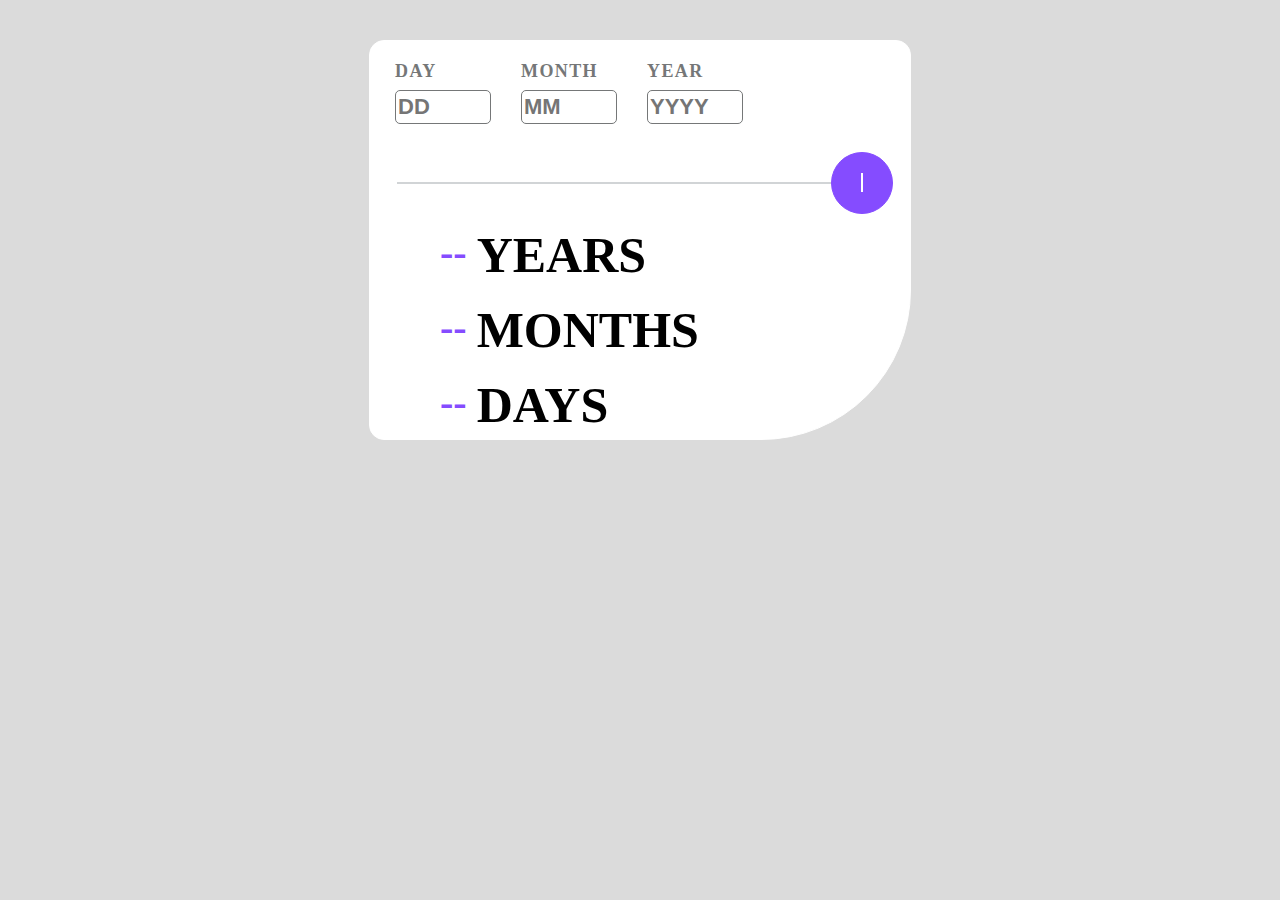
<file: Javascript/age Calculator/index.html>
<!DOCTYPE html>
<html lang="en">

<head>
    <meta charset="UTF-8">
    <meta name="viewport" content="width=device-width, initial-scale=1.0">
    <title>Document</title>
    <link rel="stylesheet" href="style.css">
</head>

<body>
    <section class="sectionA">
        <div class="subDiv">
            <div class="divisionA inputForm">
                <form class="formA">
                    <label for="name" class="labelA">day</label>
                    <input type="number" placeholder="dd" class="styleInput" name="input">
                    <p for="name" class="hiddenText"></p>
                </form>

                <form class="formA">
                    <label for="name" class="labelA">month</label>
                    <input type="number" placeholder="mm" class="styleInput" name="input">
                    <p for="name" class="hiddenText"></p>
                </form>

                <form class="formA">
                    <label for="name" class="labelA">year</label>
                    <input type="number" placeholder="yyyy" class="styleInput" name="input">
                    <p for="name" class="hiddenText"></p>
                </form>
            </div>
            <div></div>
        </div>

        <div class="divisionB">
            <span class="lineStyle"></span>
            <span class="buttonLabel">
                <span class="arrowLabel"></span>
            </span>
            <span class="secondLine"></span>
        </div>


        <div class="secondDiv">
            <div class="sectionBdiv">
                <span class="dayLabel date">--</span>
                <p class="paraLabelA">years</p>
            </div>

            <div class="sectionBdiv">
                <span class="dayLabel mon">--</span>
                <p class="paraLabelA">months</p>
            </div>

            <div class="sectionBdiv">
                <span class="dayLabel year">--</span>
                <p class="paraLabelA">days</p>
            </div>
        </div>
    </section>
    <script type="module" src="script.js"></script>
</body>

</html>
</file>
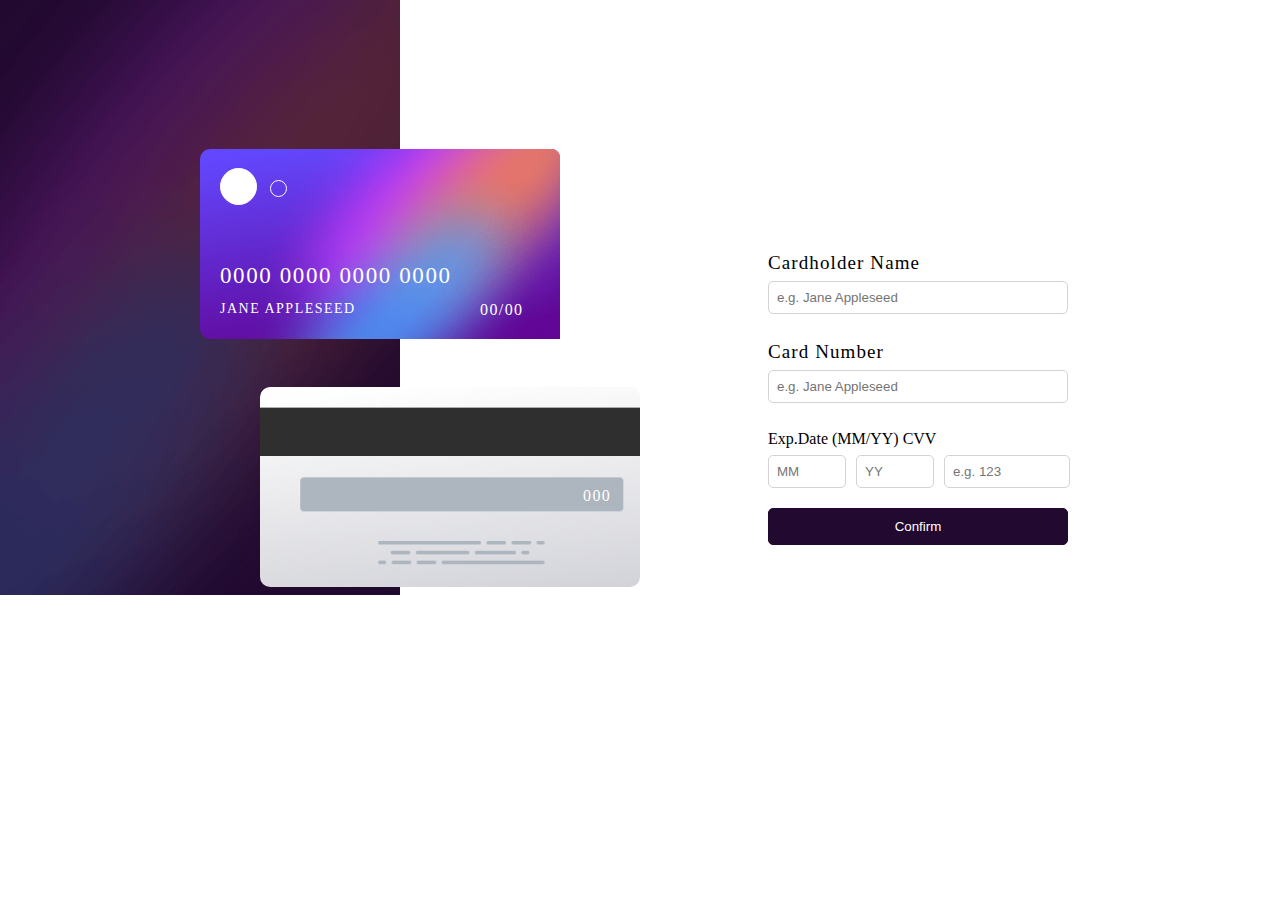
<file: Javascript/atm card/index.html>
<!DOCTYPE html>
<html lang="en">

<head>
    <meta charset="UTF-8">
    <meta name="viewport" content="width=device-width, initial-scale=1.0">
    <title>Document</title>
    <link rel="stylesheet" href="style.css">
</head>

<body>
    <section class="sectionA">
        <aside class="leftSide">
            <div class="frontCard">
                <div class="circleOuter">
                    <p class="firstCircle"></p>
                    <p class="secondCircle"></p>
                </div>
                <div class="digitInput">
                    <span class="firstDigit">0000 0000 0000 0000</span>
                </div>
                <p class="nameDescription">jane appleseed</p>
                <div class="frontEnd">
                    <p>00</p>
                    <p>/</p>
                    <p>00</p>
                </div>
            </div>
            <div class="backCard">
                <span class="backEnd">000</span>
            </div>
        </aside>
        <aside class="rightSide">
            <div class="formContainer">
                <form class="nameLabel">
                    <label class="cardNameLabel">cardholder name</label>
                    <input type="text" placeholder="e.g. Jane Appleseed" class="inputBox">
                    <span class="err1 e"></span>
                </form>
                <form class="nameLabel">
                    <label class="cardNameLabel">card number</label>
                    <input type="text" placeholder="e.g. Jane Appleseed" class="inputBox">
                    <span class="err2 e"></span>
                </form>
                <form class="expirForm">
                    <label class="expiryContent">exp.date (MM/YY)</label>
                    <label class="cvvNumber">cvv</label>
                    <div class="lastInput">
                        <div>
                            <input type="text" placeholder="MM" class="date">
                            <span class="err3 e"></span>
                        </div>
                        <div>
                            <input type="text" placeholder="YY" class="date">
                            <span class="err4 e"></span>
                        </div>
                        <div>
                            <input type="text" placeholder="e.g. 123" class="cvvNum">
                            <span class="err5 e"></span>
                        </div>
                    </div>
                </form>
                <button class="buttonLabel">confirm</button>
            </div>
        </aside>
    </section>
    <script type="module" src="app.js"></script>
</body>

</html>
</file>
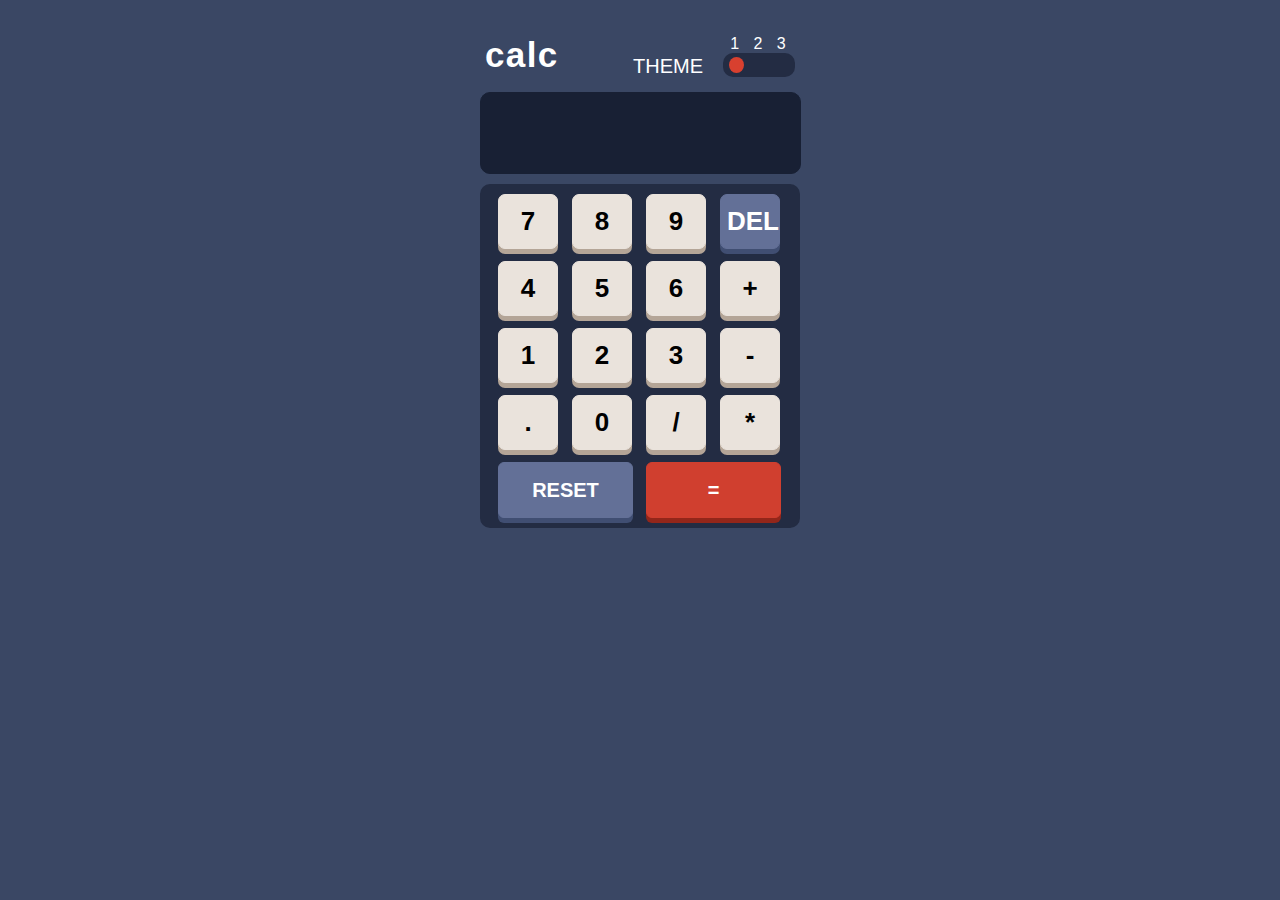
<file: Javascript/calculator/index.html>
<!DOCTYPE html>
<html lang="en">

<head>
    <meta charset="UTF-8">
    <meta name="viewport" content="width=device-width, initial-scale=1.0">
    <title>Document</title>
    <link rel="stylesheet" href="style.css">
</head>

<body class="body">
    <section class="sectionA">
        <aside class="headPart">
            <div>
                <span class="title">calc</span>
            </div>
            <div class="headPartB">
                <div>
                    <span class="themeName">theme</apan>
                </div>
                <div>
                    <div class="modeDiv">
                        <div class="noTrackTheme">
                            <span>1</span>
                            <span>2</span>
                            <span>3</span>
                        </div>
                        <div class="themeBorder">
                            <button class="btn btnB"></button>
                            <button class="btn "></button>
                            <button class="btn "></button>
                        </div>
                    </div>
                </div>
            </div>
        </aside>
        <aside class="secondAside">
            <div class="getNumber">
                <p class="small"></p>
                <p class="number"></p>
            </div>
        </aside>
        <aside class="contentPart">
            <button class="buttonLabel digits">7</button>
            <button class="buttonLabel digits">8</button>
            <button class="buttonLabel digits">9</button>
            <button class="buttonLabel deleteButton">del</button>
            <button class="buttonLabel digits">4</button>
            <button class="buttonLabel digits">5</button>
            <button class="buttonLabel digits">6</button>
            <button class="buttonLabel opertors">+</button>
            <button class="buttonLabel digits">1</button>
            <button class="buttonLabel digits">2</button>
            <button class="buttonLabel digits">3</button>
            <button class="buttonLabel opertors">-</button>
            <button class="buttonLabel digits">.</button>
            <button class="buttonLabel digits">0</button>
            <button class="buttonLabel opertors">/</button>
            <button class="buttonLabel opertors">*</button>
            <button class="footButtonA">reset</button>
            <button class="footButtonB">=</button>
        </aside>
    </section>
    <script type="module" src="script.js"></script>
</body>

</html>
</file>
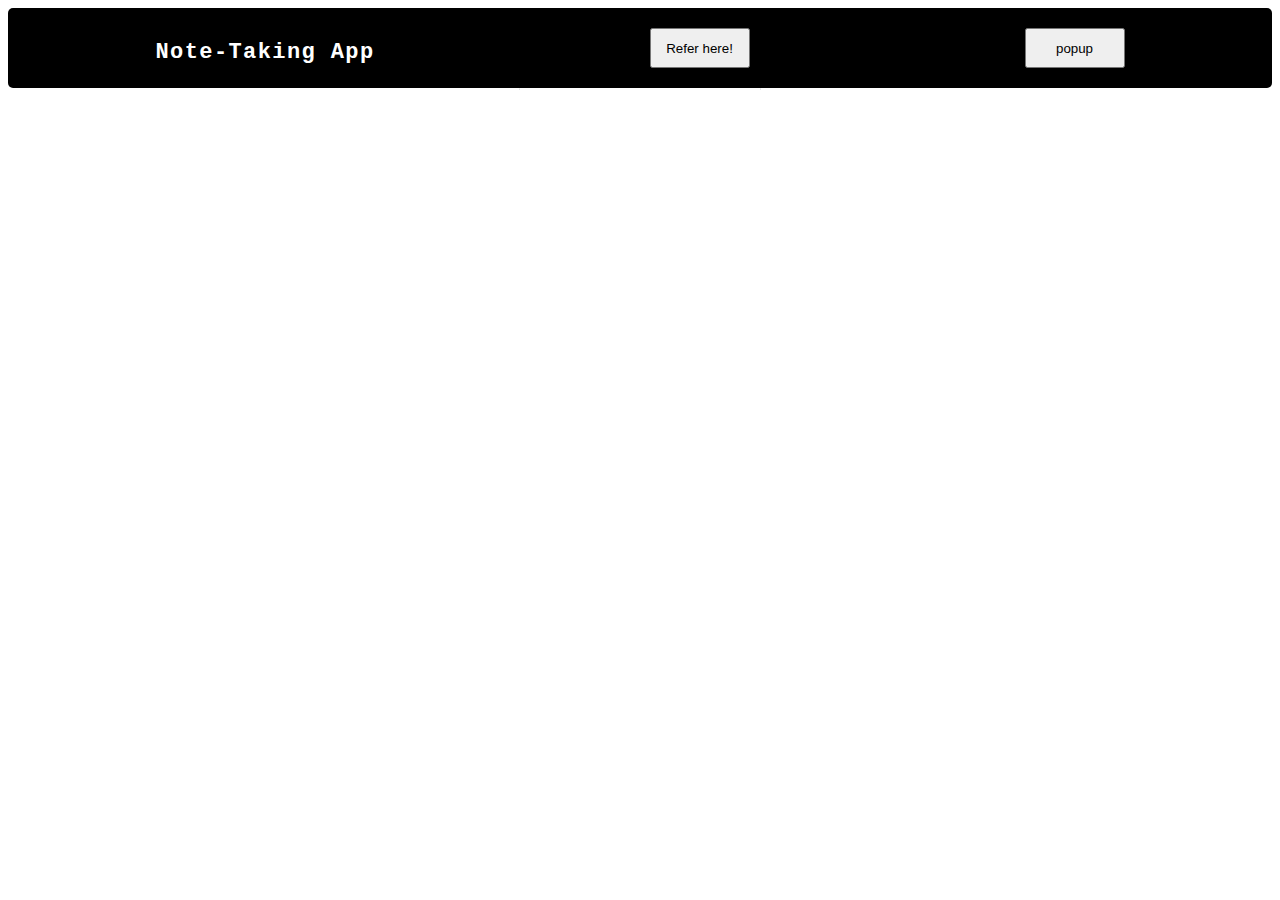
<file: Javascript/notepad app/index.html>
<!DOCTYPE html>
<html lang="en">

<head>
    <meta charset="UTF-8">
    <meta name="viewport" content="width=device-width, initial-scale=1.0">
    <title>Document</title>
    <link rel="stylesheet" href="style.css">
</head>

<body>
    <header class="headerLabelA">
        <p class="navA">Note-Taking App</p>
        <button class="headButton">Refer here!</button>
        <button class="headButton popupClick">popup</button>
    </header>

    <section class="section">
        <h1 class="noteLabel">Note-Taking App</h1>
        <form class="formLabel">
            <label for="name">Title</label>
            <input type="text" placeholder="Enter the Title" name="input" class="titleBox" required />

            <label for="name">Content</label>
            <textarea name="input" id="" class="titleBox descBox" placeholder="Enter the Description" required
                minlength="5" maxlength="100"></textarea>

            <button class="addButton saveButton">Add</button>
        </form>
    </section>

    <section class="popupBg hide"></section>
    <section class="sectionB hide"></section>
    <section class="editLabel"></section>
    <section class="updatedValue"></section>

    <script type="module" src="app.js"></script>
</body>

</html>
</file>
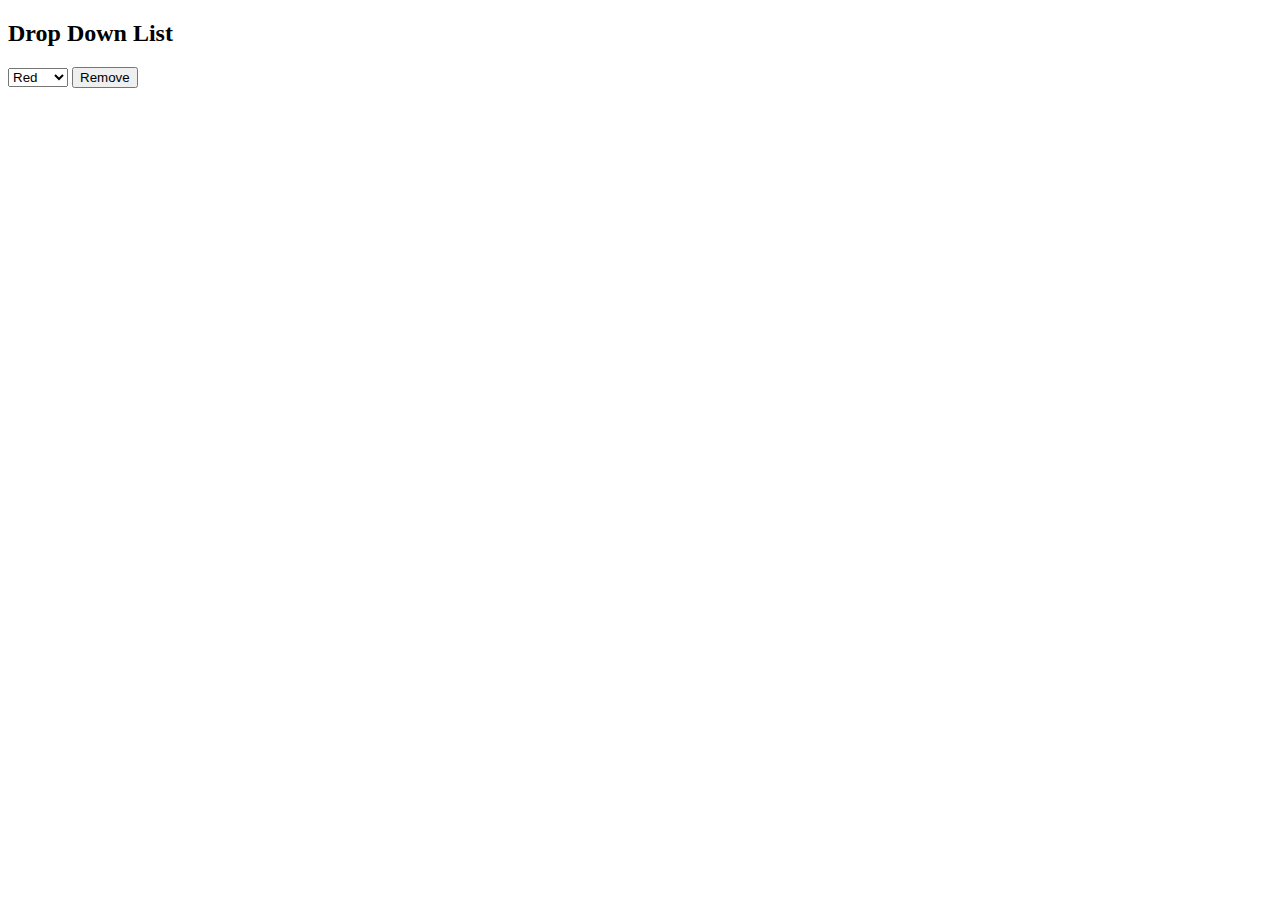
<file: optional do's/drop down list/index.html>
<!DOCTYPE html>
<html lang="en">

<head>
    <meta charset="UTF-8">
    <meta name="viewport" content="width=device-width, initial-scale=1.0">
    <title>Document</title>
</head>

<body>
    <header>
        <h2>Drop Down List</h2>
    </header>
    <section>
        <aside>
            <select name="" id="colorSheet">
                <option value="Red">Red</option>
                <option value="Green">Green</option>
                <option value="White">White</option>
                <option value="Black">Black</option>
            </select>
            <button class="onclickButton">Remove</button>
        </aside>
    </section>
    <script type="module" src="app.js"></script>
</body>

</html>
</file>
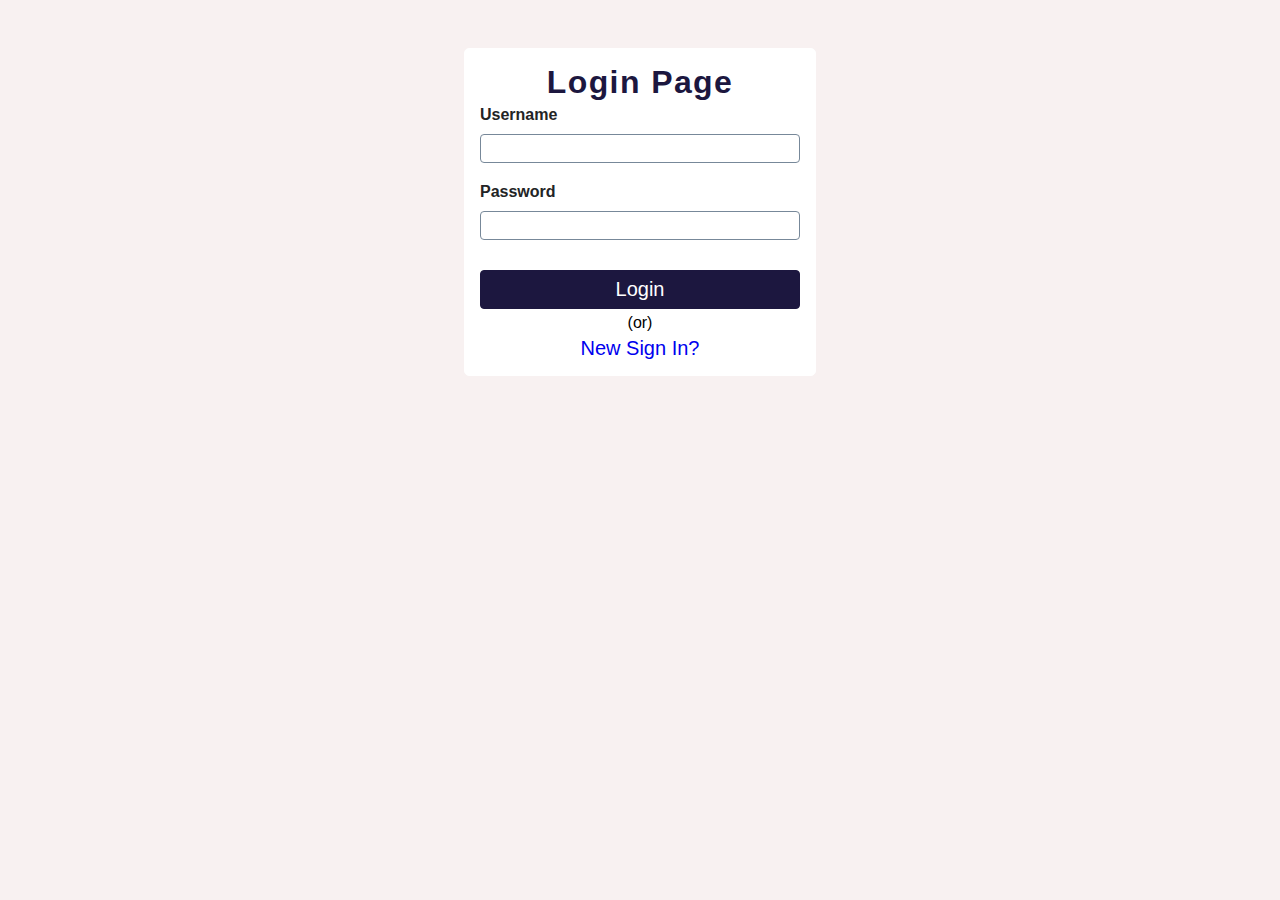
<file: optional do's/new Validation/index.html>
<!DOCTYPE html>
<html lang="en">

<head>
    <meta charset="UTF-8">
    <meta name="viewport" content="width=device-width, initial-scale=1.0">
    <title>Document</title>
    <link rel="stylesheet" href="style.css">
</head>

<body>
    <div class="outerDiv">
        <div class="firstDiv">
            <h1 class="title">login page</h1>
            <form class="styleForm formLogin">

                <label class="usernameLabel">username</label>
                <input type="text" class="inputBox">
                <span class="openErr errorMsg"></span>

                <label class="usernameLabel">password</label>
                <input type="text" class="inputBox">
                <span class="openErr errorMsg"></span>

            </form>

            <button class="buttonA btn">login</button>
            <p class="lineLabel">(or)</p>
            <a href="#ff" class="signLabel">new sign in?</a>
        </div>

        <div class="secondDiv">
            <h1 class="title">sign up page</h1>
            <form class="formLabel styleForm">

                <label class="usernameLabel">name</label>
                <input type="text" class="inputBox">
                <span class="errorMsg showMsg"></span>

                <label class="usernameLabel">username</label>
                <input type="text" class="inputBox">
                <span class="errorMsg showMsg"></span>

                <label class="usernameLabel">email</label>
                <input type="text" class="inputBox">
                <span class="errorMsg showMsg"></span>

                <label class="usernameLabel">password</label>
                <input type="text" class="inputBox">
                <span class="errorMsg showMsg"></span>

                <label class="usernameLabel">confirm password</label>
                <input type="text" class="inputBox">
                <span class="errorMsg showMsg"></span>


            </form>
            <!-- <p class="descA">By clicking Sign Up, you agree to our <span>Terms, Privacy Policy </span> and <span>Cookies
                    Policy</span>. You may
                receive SMS
                notifications from us and can opt out at any time.</p> -->
            <button class="buttonA button">sign up</button>
            <p class="lineLabel">(or)</p>
            <a href="#fff" class="acc">already have an account?</a>
        </div>

    </div>
    <script type="module" src="app.js"></script>
</body>

</html>
</file>
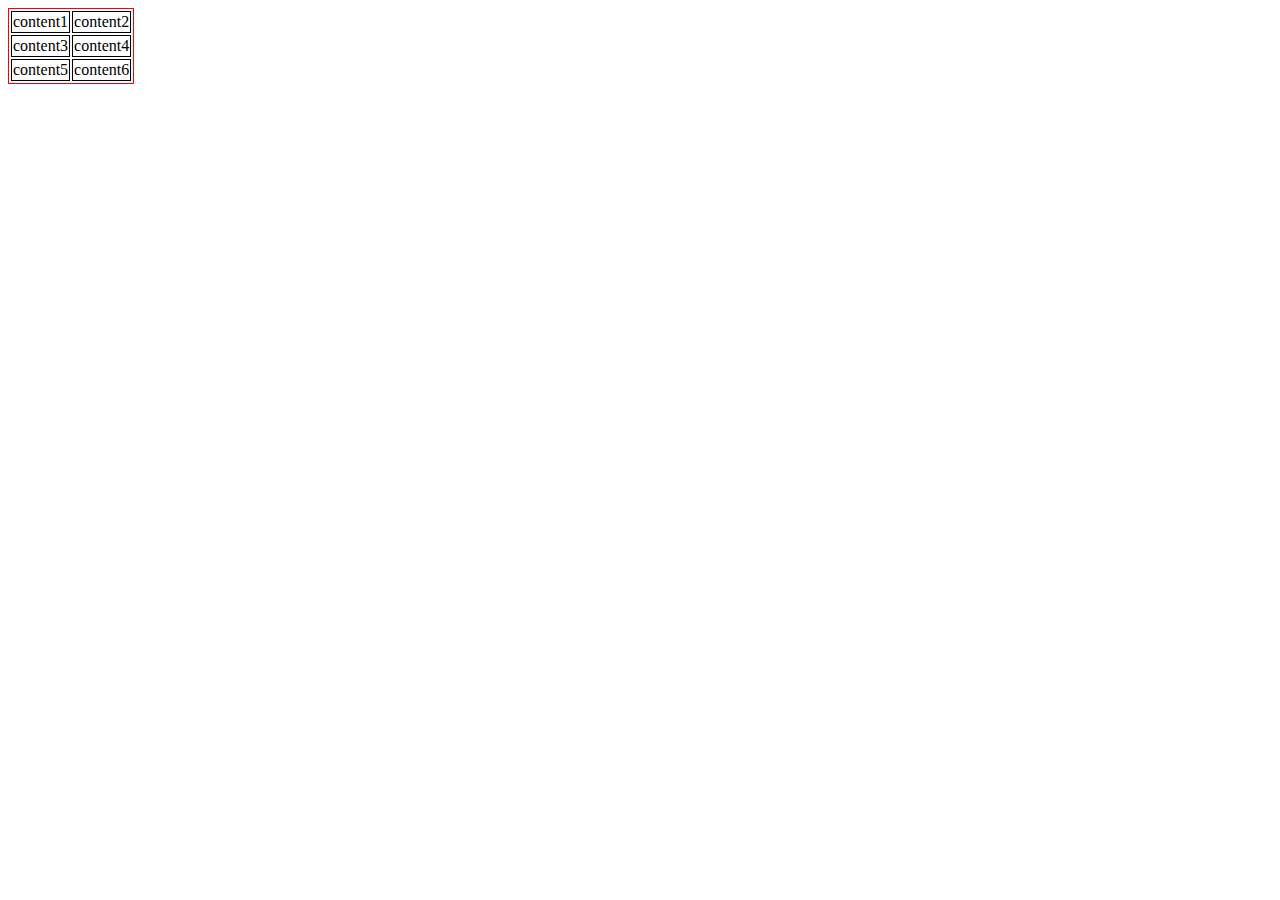
<file: optional do's/table/index.html>
<!DOCTYPE html>
<html lang="en">
<head>
    <meta charset="UTF-8">
    <meta name="viewport" content="width=device-width, initial-scale=1.0">
    <title>Document</title>
    <link rel="stylesheet" href="style.css">
</head>
<body>
    <table class="table">
        <tr class="row">
            <td>content1</td>
            <td>content2</td>
        </tr>
        <tr class="row">
            <td>content3</td>
            <td>content4</td>
        </tr>
        <tr class="row">
            <td>content5</td>
            <td>content6</td>
        </tr>
    </table>
    <script type="module" src="app.js"></script>
</body>
</html>
</file>
<file: Javascript/age Calculator/style.css>
body {
    background-color: #dbdbdb;
}

.sectionA {
    border: 1px solid #fff;
    width: 540px;
    margin: auto;
    /* transform: translate(-50%,-50%); */
    background-color: #fff;
    border-top-left-radius: 15px;
    border-top-right-radius: 15px;
    border-bottom-left-radius: 15px;
    border-bottom-right-radius: 150px;
    margin-top: 40px;
}

.divisionA {
    display: flex;
    padding: 10px;
    justify-content: space-around;
    width: 70%;
}

.formA {
    display: flex;
    padding: 10px;
    flex-direction: column;
    gap: 8px;
}

.labelA {
    font-size: 18px;
    color: #757778;
    font-weight: bold;
    text-transform: uppercase;
    letter-spacing: 1.4px;
}

.secondLine {
    display: none;
}

.subDiv {
    display: flex;
    justify-content: space-between;
}

.styleInput {
    width: 90px;
    height: 30px;
    border: 1px solid #757778;
    border-radius: 5px;
    font-size: 22px;
    text-transform: uppercase;
    font-weight: bold;
}

.styleInput::-webkit-outer-spin-button,
.styleInput::-webkit-inner-spin-button {
    -webkit-appearance: none;
    margin: 0;
}

.divisionB {
    display: flex;
}

.lineStyle {
    border: 1px solid #d1d4d6;
    height: 0px;
    width: 80%;
    position: relative;
    top: 30px;
    left: 27px;
}

.buttonLabel {
    border: 1px solid black;
    border-radius: 50%;
    width: 60px;
    height: 60px;
    cursor: pointer;
    position: relative;
    left: 27px;
    background-color: #854cff;
    border: 1px solid #854cff;
    text-align: center;
}

.buttonLabel:hover {
    background-color: black;
    border: 1px solid black;
}

.arrowLabel {
    border: 1px solid;
    color: #fff;
    width: 0px;
    height: 90%;
    position: relative;
    top: 35%;
}

.secondDiv {
    display: flex;
    flex-direction: column;
    width: 400px;
    margin: auto;
}

.sectionBdiv {
    display: flex;
    gap: 10px;
}

.dayLabel {
    position: relative;
    top: 15px;
    font-size: 40px;
    color: #854cff;
    margin-top: 0px;
    margin-bottom: 5px;
    font-weight: bold;
}

.paraLabelA {
    font-size: 50px;
    margin-top: 12px;
    margin-bottom: 5px;
    font-weight: bolder;
    text-transform: uppercase;
}

.labelError {
    color: red;
}

.inputErr {
    border: 1px solid red;
}

.hiddenText {
    color: red;
    margin-top: 0px;
    margin-bottom: 0px;
}

@media screen and (max-width:431px) {
    .sectionA {
        width: 300px;
        margin: auto;
        border-bottom-right-radius: 170px;
        margin-top: 20px;
    }

    .divisionA {
        padding: 5px;
        width: 100%;
    }

    .formA {
        flex-direction: column;
        gap: 5px;
    }

    .labelA {
        font-size: 15px;
    }

    .styleInput {
        width: 70px;
    }

    .lineStyle {
        width: 36%;
        top: 30px;
        left: 10px;
    }

    .secondLine {
        display: block;
        border: 1px solid #d1d4d6;
        height: 0px;
        width: 34%;
        position: relative;
        top: 30px;
        left: 5px;
        right: 10px;
    }

    .buttonLabel {
        left: 5px;
    }

    .sectionBdiv {
        position: relative;
        left: 15px;
    }
}
</file>
<file: Javascript/atm card/style.css>
* {
    margin: 0px;
    padding: 0px;
}

.sectionA {
    display: grid;
    grid-template-columns: 400px auto;
}

.leftSide {
    /* border: 1px solid red; */
    height: 595px;
    background-image: url(assets/bg-main-desktop.png);
    background-repeat: no-repeat;
    position: relative;
}

.frontCard {
    width: 400px;
    height: 190px;
    border-radius: 10px;
    position: absolute;
    top: 25%;
    left: 50%;
    background-image: url(assets/bg-card-front.png);
    background-repeat: no-repeat;
    background-size: 360px;
}

.backCard {
    width: 380px;
    height: 200px;
    border-radius: 10px;
    position: absolute;
    top: 65%;
    left: 65%;
    background-image: url(assets/bg-card-back.png);
    background-repeat: no-repeat;
    background-size: 400px;
}

.formContainer {
    width: 300px;
    margin: auto;
    position: absolute;
    top: 28%;
    left: 60%;
    display: flex;
    flex-direction: column;
    row-gap: 20px;
}

.nameLabel {
    display: flex;
    flex-direction: column;
    gap: 7px;
}

.cardNameLabel {
    text-transform: capitalize;
    letter-spacing: 1.1px;
    font-size: 19px;
}

.inputBox {
    padding: 8px;
    border-radius: 5px;
    border: 1px solid lightgray;
}

.expiryContent {
    text-transform: capitalize;
}

.cvvNumber {
    text-transform: uppercase;
}

.lastInput {
    display: flex;
    gap: 10px;
    margin-top: 7px;
}

.date {
    width: 60px;
    padding: 8px;
    border: 1px solid lightgray;
    border-radius: 5px;
}

.cvvNum {
    width: 108px;
    padding: 8px;
    border: 1px solid lightgray;
    border-radius: 5px;
}

.buttonLabel {
    color: #fff;
    text-transform: capitalize;
    background-color: #220930;
    padding: 10px;
    border: 1px solid #220930;
    border-radius: 5px;
}

.circleOuter {
    width: 100px;
    position: absolute;
    top: 10%;
    left: 5%;
    display: flex;
}

.firstCircle {
    border: 1px solid #fff;
    background-color: #fff;
    border-radius: 50%;
    width: 35px;
    height: 35px;
}

.secondCircle {
    border: 1px solid #fff;
    border-radius: 50%;
    width: 15px;
    height: 15px;
    position: absolute;
    top: 34%;
    left: 50%;
}

.digitInput {
    position: absolute;
    top: 60%;
    left: 5%;
    font-size: 23px;
    color: #fff;
    letter-spacing: 1.6px;
}

.digitContainer {
    display: flex;
    gap: 10px;
}

.left1 {
    margin-left: 7px;
}

.nameDescription {
    position: absolute;
    top: 80%;
    left: 5%;
    color: #fff;
    text-transform: uppercase;
    letter-spacing: 1.5px;
    font-size: 14px;
}

.frontEnd {
    display: flex;
    position: absolute;
    top: 80%;
    left: 70%;
    color: #fff;
    letter-spacing: 1.4px;
}

.backEnd {
    position: absolute;
    top: 50%;
    left: 85%;
    color: #fff;
    letter-spacing: 1.4px;
}

.e{
    color: red;
    font-size: 11px;
    font-weight: 600;
}
</file>
<file: Javascript/calculator/style.css>
body {
    background-color: #3a4764;
    font-family: 'Spartan', sans-serif;
}

.sectionA {
    width: 340px;
    margin: auto;
    margin-top: 20px;
}

.headPart {
    display: flex;
    padding: 15px;
    justify-content: space-between;
    color: #fff;
}

.headPartB {
    display: flex;
}

.title {
    font-size: 35px;
    font-weight: bold;
    letter-spacing: 1.4px;
}

.themeName {
    font-size: 20px;
    position: relative;
    top: 20px;
    right: 20px;
    text-transform: uppercase;
}

.noTrackTheme {
    display: flex;
    justify-content: space-around;
    width: 70px;
}

.themeBorder {
    border: 3x solid #a74343;
    background-color: #232c43;
    width: 68px;
    border-radius: 10px;
    height: 20px;
    display: flex;
    justify-content: space-around;
    padding: 2px;
}

.btn {
    border-radius: 50%;
    width: 15px;
    border: none;
    height: 16px;
    margin-top: 2px;
    visibility: hidden;
}

.btnB{
    background-color: #d8402f;
    visibility: visible;
}

.getNumber {
    width: 319px;
    position: relative;
    left: 10px;
    height: 80px;
    background-color: #182034;
    border-radius: 10px;
    border: 1px solid #182034;
    padding: 0px;
    text-align: right;
    color: #fff;
    font-size: 35px;
    font-weight: bolder;
}

.contentPart {
    background-color: #232c43;
    display: grid;
    grid-template-columns: 70px 70px 70px 70px;
    row-gap: 12px;
    column-gap: 4px;
    margin: 10px;
    border: 10px solid #232c43;
    border-radius: 10px;
}

.buttonLabel {
    width: 60px;
    height: 55px;
    position: relative;
    left: 8px;
    font-size: 26px;
    text-transform: uppercase;
    background-color: #eae3dc;
    border-radius: 7px;
    border: 1px solid #eae3dc;
    box-shadow: 0px 5px #b4a597;
    font-weight: bolder;
}

.footButtonA {
    grid-column-start: 1;
    grid-column-end: 3;
    position: relative;
    left: 8px;
    width: 135px;
    height: 56px;
    font-size: 20px;
    text-transform: uppercase;
    background-color: #637097;
    color: #fff;
    border-radius: 6px;
    border: 1px solid #637097;
    box-shadow: 0px 5px #404e72;
    font-weight: bolder;
}

.footButtonB {
    position: relative;
    left: 8px;
    width: 135px;
    font-size: 20px;
    border-radius: 6px;
    border: 1px solid #d03f2f;
    grid-column-start: 3;
    grid-column-end: 5;
    background-color: #d03f2f;
    color: #fff;
    font-weight: bolder;
    box-shadow: 0px 5px #93261a;
}

.deleteButton {
    background-color: #637097;
    color: #fff;
    border: 1px solid #637097;
    align-items: center;
    box-shadow: 0px 5px #404e72;
    font-weight: bolder;
}

.small {
    margin-top: 0px;
    margin-bottom: 0px;
    font-size: 20px;
    padding: 10px;
}

.number {
    margin-top: 0px;
    margin-bottom: 0px;
    padding-right: 20px;
    font-size: 35px;
}

.window {
    background-color: #e6e6e6;
    color: #35352c;
}

.displayBoard {
    background-color: #fff;
    color: #35352c;
    border: #35352c;
}

.numBox {
    background-color: #d1cccc;
    border: 10px solid #d1cccc;
}

.hidden {
    visibility: hidden;
}

.showOff{
    visibility: visible;
    /* background-color: ; */
}

.secondShow {
    background-color: #ca5502;
}

.theme{
    background-color: #d1cccc;
}
</file>
<file: Javascript/notepad app/style.css>
.headerLabelA {
    background-color: black;
    color: white;
    padding: 10px;
    font-family: 'Courier New', Courier, monospace;
    border-radius: 5px;
    display: flex;
    justify-content: space-around;
    height: 60px;
}

.navA {
    letter-spacing: 1.4px;
    font-weight: bolder;
    font-size: 22px;
}

.headButton {
    width: 100px;
    height: 40px;
    margin-top: 10px;
    cursor: pointer;
}

.section {
    border: 1px solid red;
    width: 400px;
    margin: auto;
    margin-top: 30px;
    border-radius: 5px;
    background-color: brown;
    color: white;
    padding: 10px;
}

.noteLabel {
    text-align: center;
    letter-spacing: 1.7px;
    font-size: 26px;
    font-weight: bolder;
}

.formLabel {
    display: grid;
    gap: 5px;
    font-weight: bold;
}

.titleBox {
    padding: 5px;
    border-radius: 3px;
    border: 1px solid white;
    height: 28px;
}

.descBox {
    height: 180px;
}

.addButton {
    width: 130px;
    margin: auto;
    padding: 8px;
    border-radius: 6px;
    border: none;
    background-color: black;
    color: white;
    font-weight: bold;
    font-size: 15px;
    cursor: pointer;
    margin-top: 20px;
}

.hidden {
    display: none;
}

.sectionB {
    padding: 15px;
    width: 45%;
    height: 45%;
    position: fixed;
    top: 40%;
    left: 50%;
    transform: translate(-50%, -50%);
    z-index: 1000;
    background-color: #fff;
    padding: 15px;
    display: none;
    border-radius: 10px;
    overflow-y: auto;
}

.editLabel {
    padding: 15px;
    width: 25%;
    height: 45%;
    position: fixed;
    top: 40%;
    left: 50%;
    transform: translate(-50%, -50%);
    z-index: 1000;
    background-color: #fff;
    padding: 15px;
    display: none;
    gap: 10px;
    border-radius: 10px;
    overflow-y: auto;
}

.editLabel::-webkit-scrollbar {
    display: none;
}

.sectionB::-webkit-scrollbar {
    display: none;
}

.popupBg {
    display: none;
    position: fixed;
    top: 0%;
    left: 0%;
    width: 100%;
    height: 100%;
    background-color: rgba(152, 151, 151, 0.483);
    z-index: 999;
}

.hide {
    display: none;
}

.popupTitle {
    text-align: center;
    font-size: 17px;
    font-family: 'Courier New', Courier, monospace;
    font-weight: bolder;
}

.popupDiv {
    text-align: center;
    display: flex;
    gap: 15px;
}

.editBtn {
    padding: 10px;
    width: 170px;
    margin: auto;
    font-size: 15px;
    text-transform: capitalize;
    background-color: hsl(195, 66%, 46%);
    border: none;
    border-radius: 6px;
    color: #fff;
    font-weight: bolder;
    letter-spacing: 1.5px;
    cursor: pointer;
}

.insideEditOption {
    align-items: center;
    display: flex;
    flex-direction: column;
    padding: 10px;
    gap: 10px;
}

.insideDescBox {
    height: 120px;
}

.updatedValue {
    border: 1px solid;
    width: 240px;
    margin: auto;
    background-color: black;
    color: #fff;
    border-radius: 5px;
}

.innerDivTag {
    display: flex;
    justify-content: space-around;
    border-radius: 5px;
    margin-bottom: 10px;
}
</file>
<file: optional do's/new Validation/style.css>
body {
    background-color: #f8f1f1;
    z-index: 999;
    font-family: 'Segoe UI', Tahoma, Geneva, Verdana, sans-serif;
}

.styleForm {
    display: flex;
    flex-direction: column;
    gap: 10px;
    margin-top: 5px;
}

.title {
    text-transform: capitalize;
    width: 300px;
    margin: auto;
    text-align: center;
    color: #1c173f;
    letter-spacing: 1.4px;
    font-weight: bold;
}

.outerDiv {
    width: 320px;
    position: relative;
    top: 40px;
    margin: auto;
    border: 1px solid #fff;
    border-radius: 5px;
    padding: 15px;
    background-color: #fff;
    /* height: 375px; */
    box-shadow: inset;
}

.errorMsg {
    display: none;
}

.openErr {
    display: block;
    color: red;
    font-size: 12px;
}

.showMsg {
    display: block;
    color: red;
    font-size: 12px;
}

.isValid {
    display: block;
    color: red;
}

.buttonA {
    margin-top: 14px;
    width: 320px;
    text-transform: capitalize;
    font-size: 20px;
    padding: 7px;
    border-radius: 4px;
    background-color: #1c173f;
    color: #fff;
    border: 1px solid #1c173f;
    cursor: pointer;

}

.signLabel {
    text-transform: capitalize;
    display: flex;
    justify-content: center;
    text-decoration: none;
    font-size: 20px;
}

.secondDiv {
    display: none;
}

.btn {
    margin-top: 20px;
}

.usernameLabel {
    text-transform: capitalize;
    font-weight: bold;
    color: rgb(35, 36, 37);
}

.lineLabel {
    text-align: center;
    margin-bottom: 5px;
    margin-top: 5px;
}

.inputBox {
    border: 1px solid lightslategray;
    border-radius: 4px;
    padding: 6px;
}

.descA {
    font-size: 12px;
    color: lightslategray;
}

.acc {
    text-decoration: none;
    display: flex;
    justify-content: center;
    margin-top: 5px;
    text-transform: capitalize;
}
</file>
<file: optional do's/table/style.css>
table{
    border: 1px solid red;
}

tr,td{
    border: 1px solid black;
}
</file>
